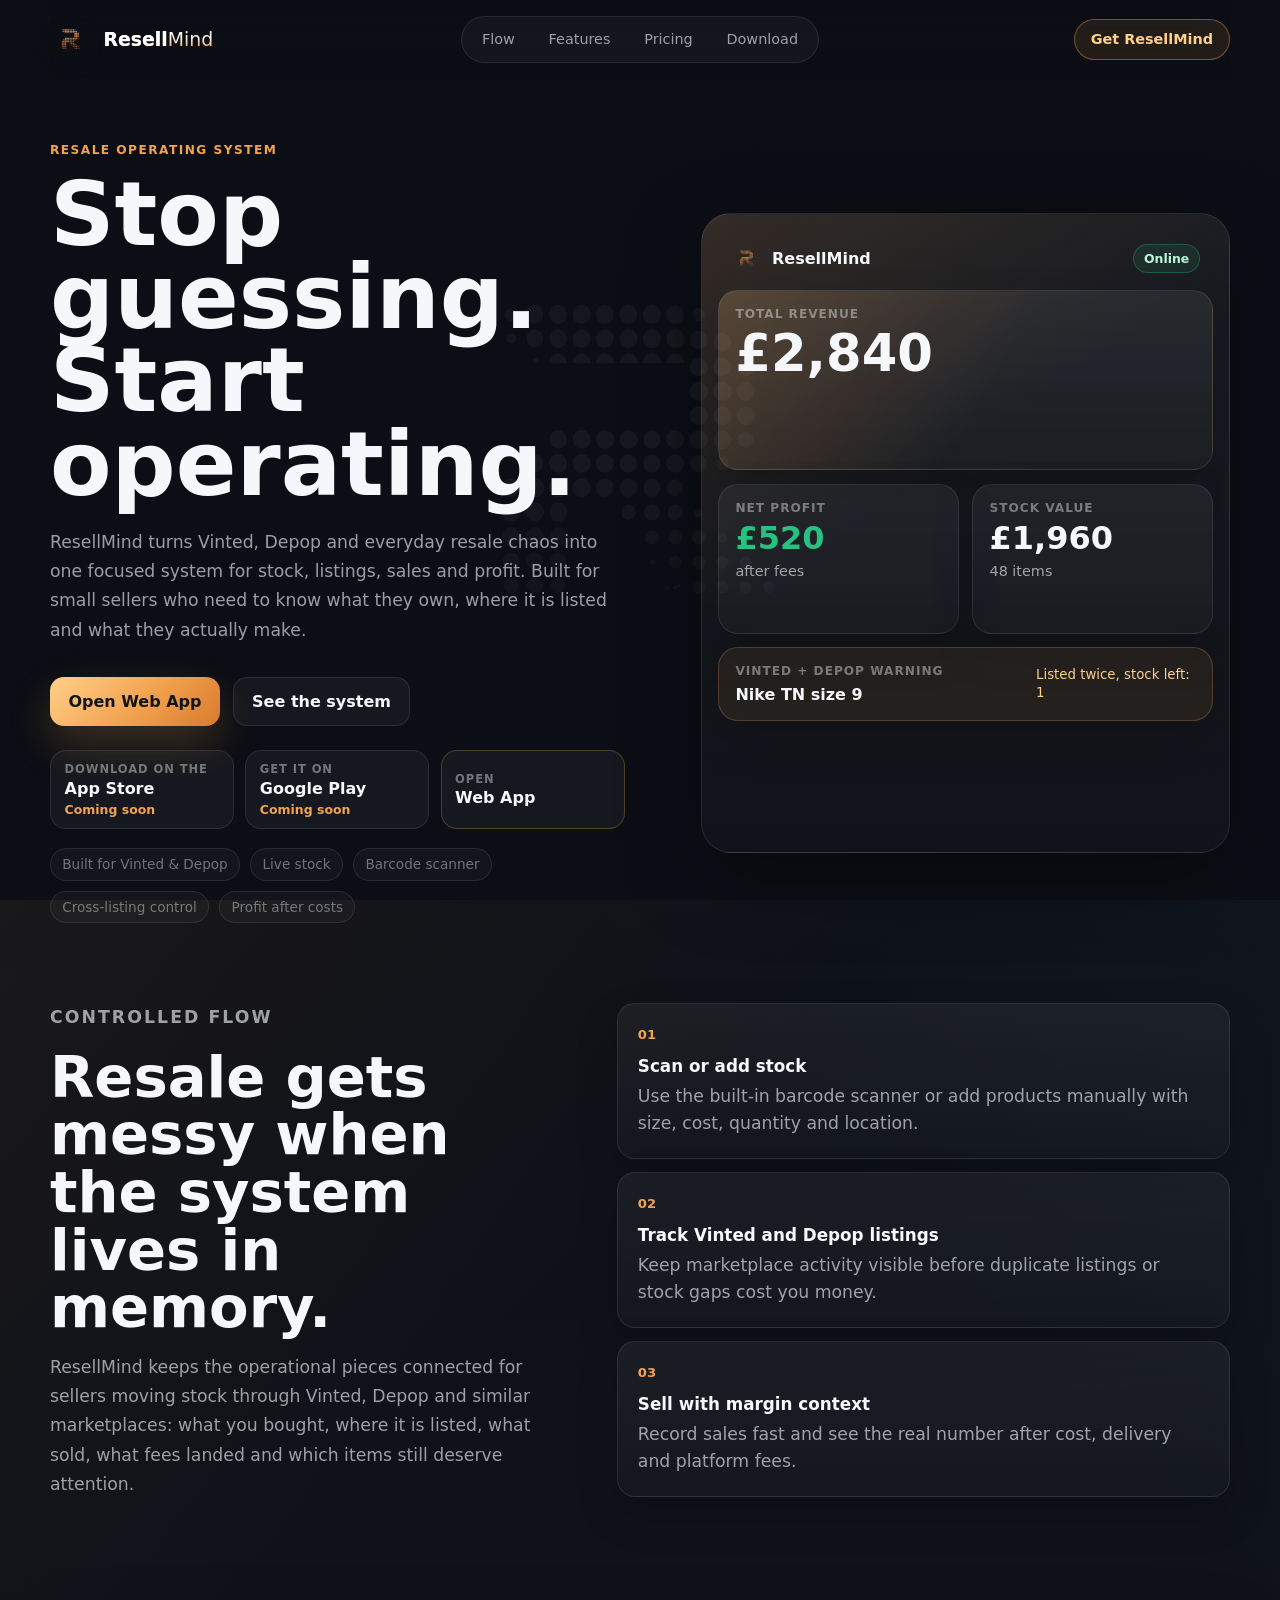
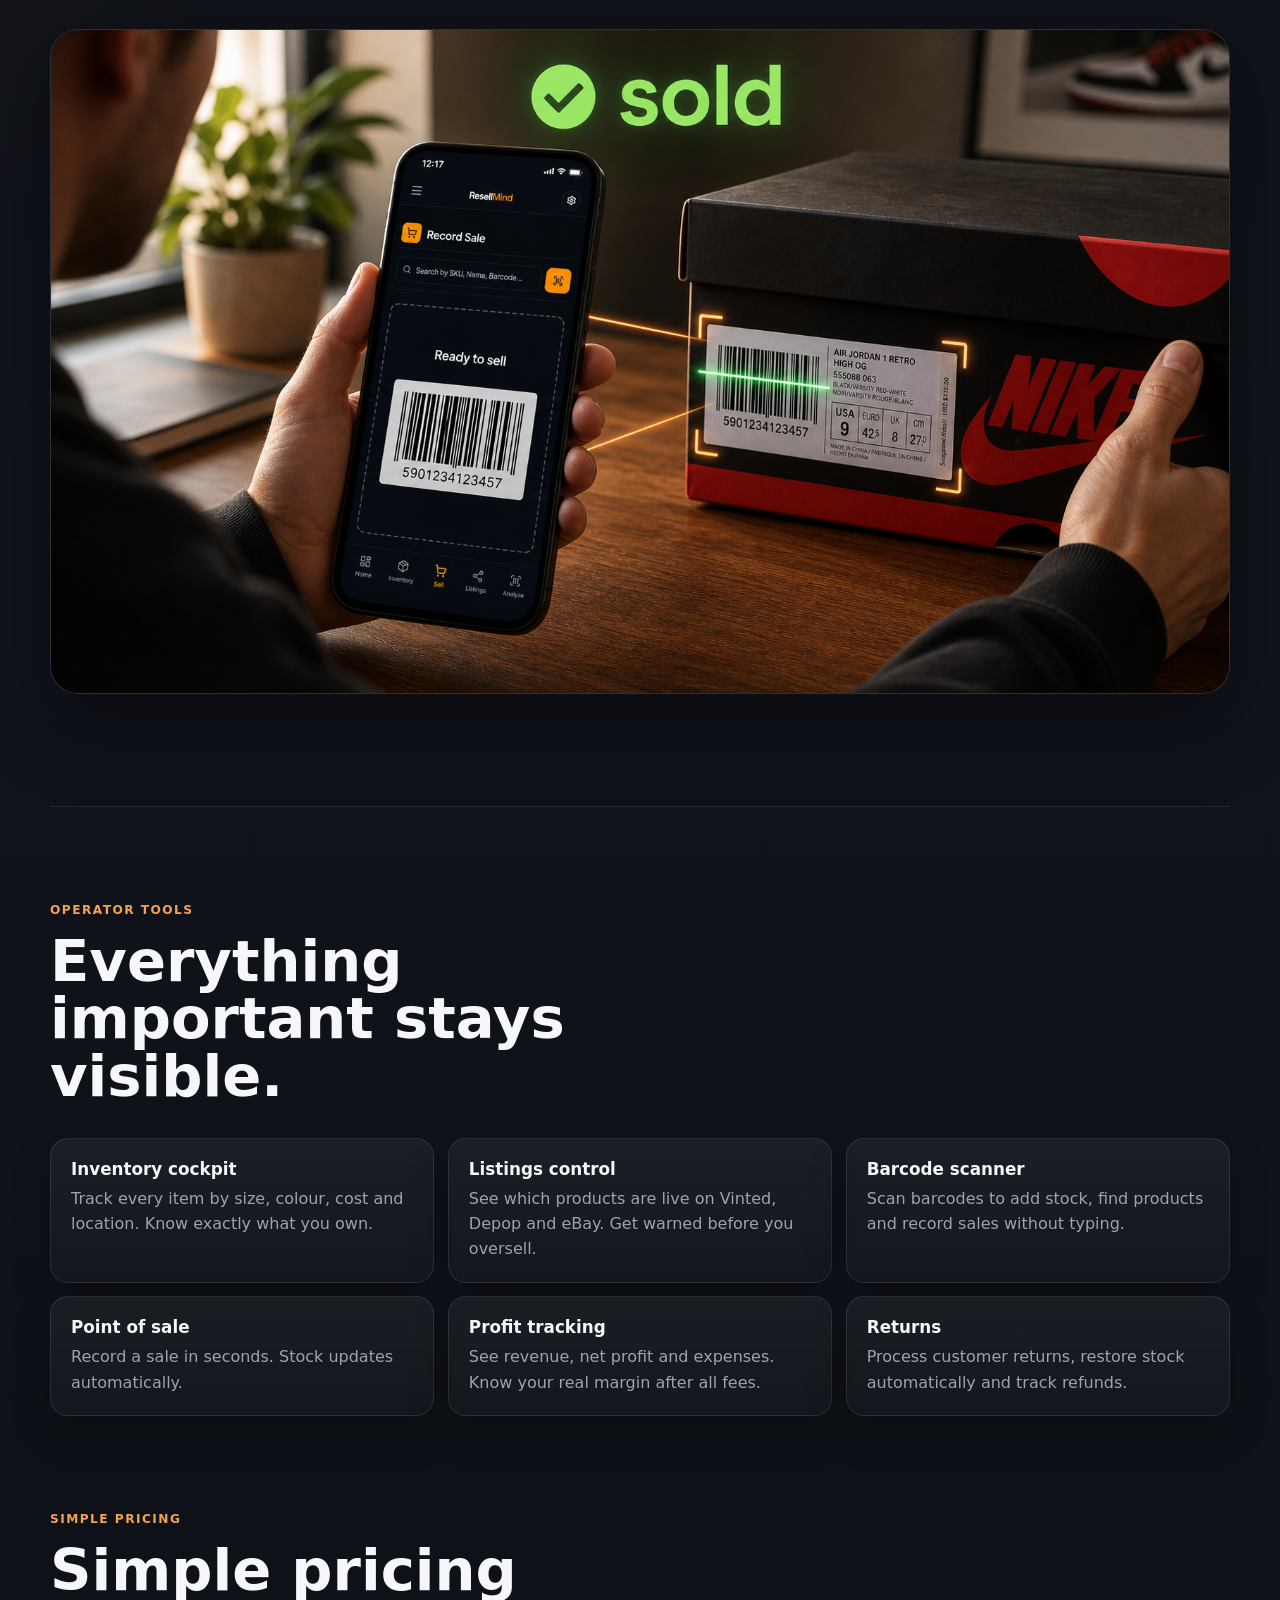
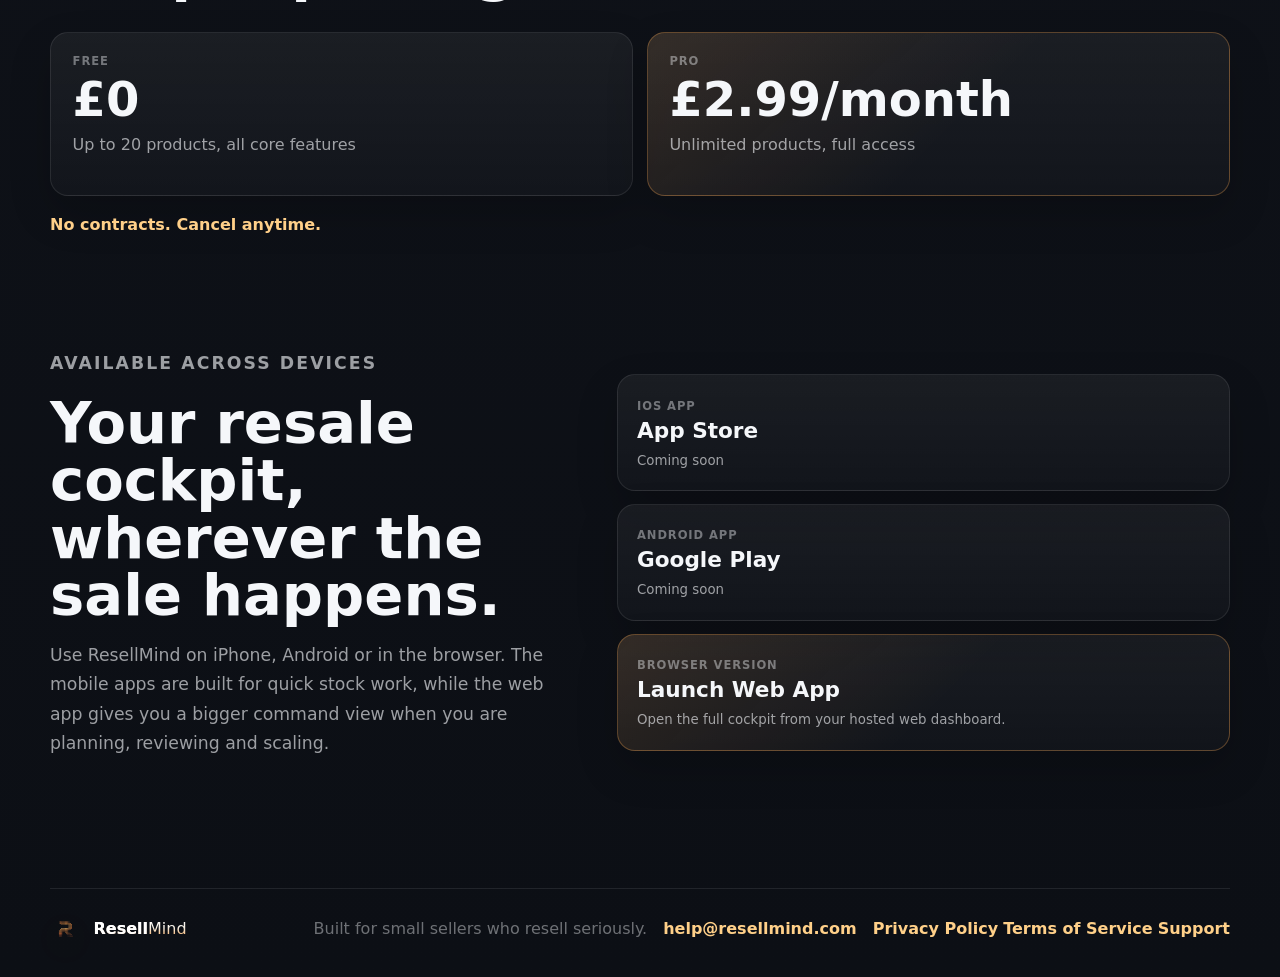
<file: index.html>
<!doctype html>
<html lang="en">
  <head>
    <meta charset="UTF-8" />
    <meta name="viewport" content="width=device-width, initial-scale=1.0" />
    <meta
      name="description"
      content="ResellMind turns resale chaos into one focused system for stock, listings, sales and profit."
    />
    <title>ResellMind | Resale Operating System</title>
    <link rel="icon" href="assets/favicon.png" />
    <link rel="stylesheet" href="styles.css" />
  </head>
  <body>
    <div class="page-watermark" aria-hidden="true"></div>
    <header class="site-header" data-header>
      <a class="brand" href="#top" aria-label="ResellMind home">
        <img src="assets/resellmind-r-logo.png" alt="" />
        <span><strong>Resell</strong>Mind</span>
      </a>

      <nav class="desktop-nav" aria-label="Primary navigation">
        <a href="#flow">Flow</a>
        <a href="#features">Features</a>
        <a href="#pricing">Pricing</a>
        <a href="#download">Download</a>
      </nav>

      <button class="nav-toggle" type="button" aria-label="Open menu" aria-expanded="false" data-nav-toggle>
        <span></span>
        <span></span>
      </button>

      <a class="header-cta" href="#download">Get ResellMind</a>
    </header>

    <nav class="mobile-nav" aria-label="Mobile navigation" data-mobile-nav>
      <a href="#flow">Flow</a>
      <a href="#features">Features</a>
      <a href="#pricing">Pricing</a>
      <a href="#download">Download</a>
    </nav>

    <main id="top">
      <section class="hero section-shell">
        <div class="hero-copy">
          <p class="eyebrow">Resale operating system</p>
          <h1>Stop guessing. Start operating.</h1>
          <p class="hero-text">
            ResellMind turns Vinted, Depop and everyday resale chaos into one focused system for stock,
            listings, sales and profit. Built for small sellers who need to know what they own,
            where it is listed and what they actually make.
          </p>
          <div class="hero-actions">
            <a class="primary-button" href="https://resellmind-prod.web.app">Open Web App</a>
            <a class="secondary-button" href="#flow">See the system</a>
          </div>
          <div class="store-row" aria-label="Download and launch options">
            <span class="store-button disabled" role="button" aria-disabled="true">
              <span>Download on the</span>
              <strong>App Store</strong>
              <small>Coming soon</small>
            </span>
            <span class="store-button disabled" role="button" aria-disabled="true">
              <span>Get it on</span>
              <strong>Google Play</strong>
              <small>Coming soon</small>
            </span>
            <a class="store-button web" href="https://resellmind-prod.web.app" aria-label="Open the web app">
              <span>Open</span>
              <strong>Web App</strong>
            </a>
          </div>
          <div class="proof-row" aria-label="Product highlights">
            <span>Built for Vinted & Depop</span>
            <span>Live stock</span>
            <span>Barcode scanner</span>
            <span>Cross-listing control</span>
            <span>Profit after costs</span>
          </div>
        </div>

        <div class="hero-product" aria-label="ResellMind product preview">
          <div class="device-frame">
            <div class="app-topbar">
              <div class="mini-brand">
                <img src="assets/resellmind-r-logo.png" alt="" />
                <span>ResellMind</span>
              </div>
              <span class="status-pill">Online</span>
            </div>
            <div class="dashboard-grid">
              <article class="metric-card large">
                <span>Total revenue</span>
                <strong>£2,840</strong>
              </article>
              <article class="metric-card profit">
                <span>Net profit</span>
                <strong>£520</strong>
                <em>after fees</em>
              </article>
              <article class="metric-card">
                <span>Stock value</span>
                <strong>£1,960</strong>
                <em>48 items</em>
              </article>
              <article class="alert-card">
                <div>
                  <span>Vinted + Depop warning</span>
                  <strong>Nike TN size 9</strong>
                </div>
                <small>Listed twice, stock left: 1</small>
              </article>
            </div>
          </div>
        </div>
      </section>

      <section class="section-shell split-section" id="flow">
        <div>
          <p class="eyebrow">Controlled flow</p>
          <h2>Resale gets messy when the system lives in memory.</h2>
          <p>
            ResellMind keeps the operational pieces connected for sellers moving stock through Vinted,
            Depop and similar marketplaces: what you bought, where it is listed, what sold,
            what fees landed and which items still deserve attention.
          </p>
        </div>
        <div class="flow-list">
          <article>
            <span>01</span>
            <h3>Scan or add stock</h3>
            <p>Use the built-in barcode scanner or add products manually with size, cost, quantity and location.</p>
          </article>
          <article>
            <span>02</span>
            <h3>Track Vinted and Depop listings</h3>
            <p>Keep marketplace activity visible before duplicate listings or stock gaps cost you money.</p>
          </article>
          <article>
            <span>03</span>
            <h3>Sell with margin context</h3>
            <p>Record sales fast and see the real number after cost, delivery and platform fees.</p>
          </article>
        </div>
      </section>

      <section class="section-shell photo-section" aria-label="ResellMind barcode scanning workflow">
        <div class="landing-photo-card">
          <img
            src="assets/sold.png"
            alt="ResellMind app scanning a sneaker box barcode during a resale workflow"
          />
        </div>
      </section>

      <section class="section-shell feature-section" id="features">
        <div class="section-heading">
          <p class="eyebrow">Operator tools</p>
          <h2>Everything important stays visible.</h2>
        </div>
        <div class="feature-grid">
          <article>
            <h3>Inventory cockpit</h3>
            <p>Track every item by size, colour, cost and location. Know exactly what you own.</p>
          </article>
          <article>
            <h3>Listings control</h3>
            <p>See which products are live on Vinted, Depop and eBay. Get warned before you oversell.</p>
          </article>
          <article>
            <h3>Barcode scanner</h3>
            <p>Scan barcodes to add stock, find products and record sales without typing.</p>
          </article>
          <article>
            <h3>Point of sale</h3>
            <p>Record a sale in seconds. Stock updates automatically.</p>
          </article>
          <article>
            <h3>Profit tracking</h3>
            <p>See revenue, net profit and expenses. Know your real margin after all fees.</p>
          </article>
          <article>
            <h3>Returns</h3>
            <p>Process customer returns, restore stock automatically and track refunds.</p>
          </article>
        </div>
      </section>

      <section class="section-shell pricing-section" id="pricing">
        <div class="section-heading">
          <p class="eyebrow">Simple pricing</p>
          <h2>Simple pricing</h2>
        </div>
        <div class="pricing-grid">
          <article class="pricing-card">
            <span>Free</span>
            <strong>£0</strong>
            <p>Up to 20 products, all core features</p>
          </article>
          <article class="pricing-card featured">
            <span>Pro</span>
            <strong>£2.99/month</strong>
            <p>Unlimited products, full access</p>
          </article>
        </div>
        <p class="pricing-note">No contracts. Cancel anytime.</p>
      </section>

      <section class="section-shell final-cta" id="download">
        <div>
          <p class="eyebrow">Available across devices</p>
          <h2>Your resale cockpit, wherever the sale happens.</h2>
          <p>
            Use ResellMind on iPhone, Android or in the browser. The mobile apps are built for quick stock work,
            while the web app gives you a bigger command view when you are planning, reviewing and scaling.
          </p>
        </div>
        <div class="download-panel">
          <span class="download-card disabled" role="button" aria-disabled="true">
            <span>iOS app</span>
            <strong>App Store</strong>
            <small>Coming soon</small>
          </span>
          <span class="download-card disabled" role="button" aria-disabled="true">
            <span>Android app</span>
            <strong>Google Play</strong>
            <small>Coming soon</small>
          </span>
          <a class="download-card featured" href="https://resellmind-prod.web.app">
            <span>Browser version</span>
            <strong>Launch Web App</strong>
            <small>Open the full cockpit from your hosted web dashboard.</small>
          </a>
        </div>
      </section>
    </main>

    <footer class="site-footer">
      <a class="brand small" href="#top">
        <img src="assets/resellmind-r-logo.png" alt="" />
        <span><strong>Resell</strong>Mind</span>
      </a>
      <div class="footer-info">
        <span>Built for small sellers who resell seriously.</span>
        <a href="mailto:help@resellmind.com">help@resellmind.com</a>
        <div class="footer-links">
          <a href="/privacy.html">Privacy Policy</a>
          <a href="/terms.html">Terms of Service</a>
          <a href="/support.html">Support</a>
        </div>
      </div>
    </footer>

    <script src="script.js"></script>
  </body>
</html>
</file>
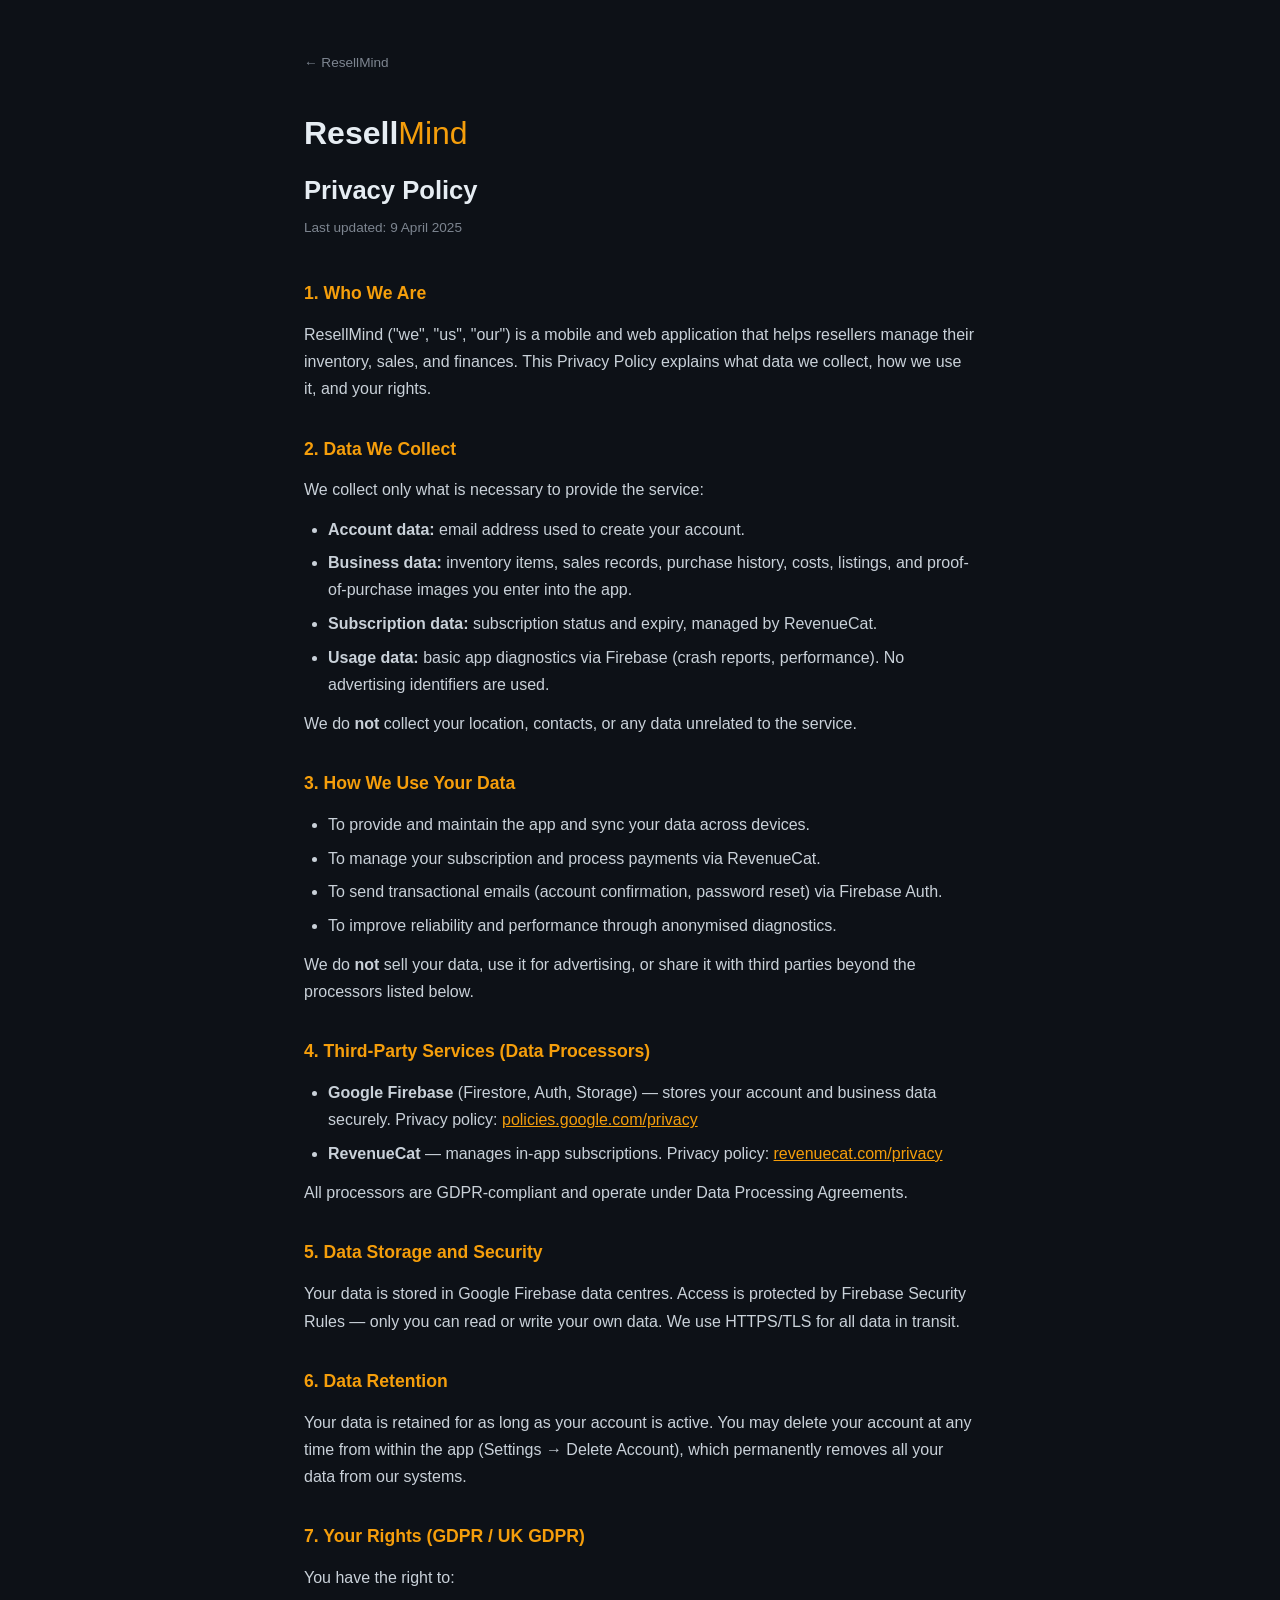
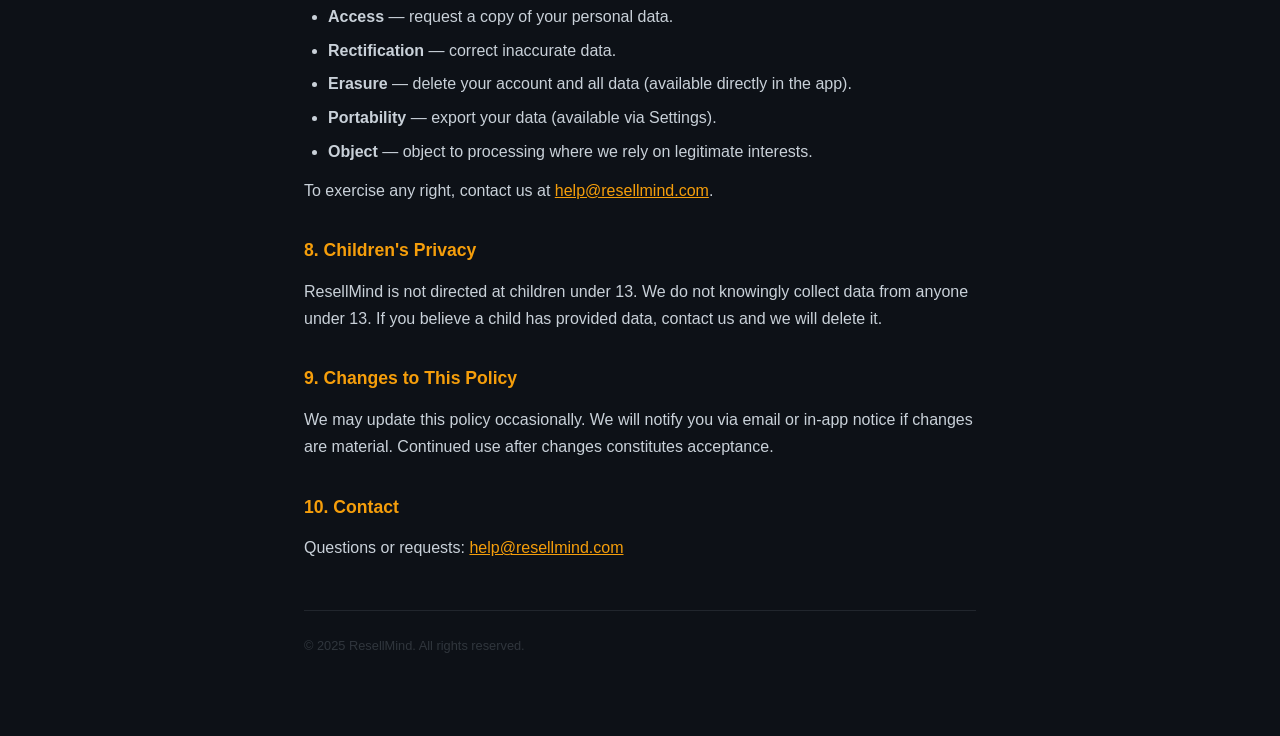
<file: privacy.html>
<!DOCTYPE html>
<html lang="en">
<head>
  <meta charset="UTF-8" />
  <meta name="viewport" content="width=device-width, initial-scale=1.0" />
  <title>Privacy Policy – ResellMind</title>
  <style>
    * { margin: 0; padding: 0; box-sizing: border-box; }
    body { font-family: -apple-system, BlinkMacSystemFont, 'Segoe UI', sans-serif; background: #0D1117; color: #E6EDF3; line-height: 1.7; }
    .container { max-width: 720px; margin: 0 auto; padding: 3rem 1.5rem 5rem; }
    .back { display: inline-block; color: #7D8590; text-decoration: none; font-size: 0.85rem; margin-bottom: 2rem; }
    .back:hover { color: #f59e0b; }
    h1 { font-size: 2rem; font-weight: 700; margin-bottom: 0.25rem; }
    h1 span { color: #f59e0b; font-weight: 300; }
    .meta { color: #7D8590; font-size: 0.85rem; margin-bottom: 2.5rem; }
    h2 { font-size: 1.1rem; font-weight: 600; color: #f59e0b; margin: 2rem 0 0.75rem; }
    p { color: #C9D1D9; margin-bottom: 0.75rem; }
    ul { color: #C9D1D9; padding-left: 1.5rem; margin-bottom: 0.75rem; }
    li { margin-bottom: 0.4rem; }
    a { color: #f59e0b; }
    .footer { margin-top: 3rem; padding-top: 1.5rem; border-top: 1px solid #21262D; color: #30363D; font-size: 0.8rem; }
  </style>
</head>
<body>
  <div class="container">
    <a class="back" href="index.html">← ResellMind</a>
    <h1>Resell<span>Mind</span></h1>
    <h1 style="font-size:1.6rem;color:#E6EDF3;font-weight:600;margin-top:0.5rem;">Privacy Policy</h1>
    <div class="meta">Last updated: 9 April 2025</div>

    <h2>1. Who We Are</h2>
    <p>ResellMind ("we", "us", "our") is a mobile and web application that helps resellers manage their inventory, sales, and finances. This Privacy Policy explains what data we collect, how we use it, and your rights.</p>

    <h2>2. Data We Collect</h2>
    <p>We collect only what is necessary to provide the service:</p>
    <ul>
      <li><strong>Account data:</strong> email address used to create your account.</li>
      <li><strong>Business data:</strong> inventory items, sales records, purchase history, costs, listings, and proof-of-purchase images you enter into the app.</li>
      <li><strong>Subscription data:</strong> subscription status and expiry, managed by RevenueCat.</li>
      <li><strong>Usage data:</strong> basic app diagnostics via Firebase (crash reports, performance). No advertising identifiers are used.</li>
    </ul>
    <p>We do <strong>not</strong> collect your location, contacts, or any data unrelated to the service.</p>

    <h2>3. How We Use Your Data</h2>
    <ul>
      <li>To provide and maintain the app and sync your data across devices.</li>
      <li>To manage your subscription and process payments via RevenueCat.</li>
      <li>To send transactional emails (account confirmation, password reset) via Firebase Auth.</li>
      <li>To improve reliability and performance through anonymised diagnostics.</li>
    </ul>
    <p>We do <strong>not</strong> sell your data, use it for advertising, or share it with third parties beyond the processors listed below.</p>

    <h2>4. Third-Party Services (Data Processors)</h2>
    <ul>
      <li><strong>Google Firebase</strong> (Firestore, Auth, Storage) — stores your account and business data securely. Privacy policy: <a href="https://policies.google.com/privacy" target="_blank">policies.google.com/privacy</a></li>
      <li><strong>RevenueCat</strong> — manages in-app subscriptions. Privacy policy: <a href="https://www.revenuecat.com/privacy" target="_blank">revenuecat.com/privacy</a></li>
    </ul>
    <p>All processors are GDPR-compliant and operate under Data Processing Agreements.</p>

    <h2>5. Data Storage and Security</h2>
    <p>Your data is stored in Google Firebase data centres. Access is protected by Firebase Security Rules — only you can read or write your own data. We use HTTPS/TLS for all data in transit.</p>

    <h2>6. Data Retention</h2>
    <p>Your data is retained for as long as your account is active. You may delete your account at any time from within the app (Settings → Delete Account), which permanently removes all your data from our systems.</p>

    <h2>7. Your Rights (GDPR / UK GDPR)</h2>
    <p>You have the right to:</p>
    <ul>
      <li><strong>Access</strong> — request a copy of your personal data.</li>
      <li><strong>Rectification</strong> — correct inaccurate data.</li>
      <li><strong>Erasure</strong> — delete your account and all data (available directly in the app).</li>
      <li><strong>Portability</strong> — export your data (available via Settings).</li>
      <li><strong>Object</strong> — object to processing where we rely on legitimate interests.</li>
    </ul>
    <p>To exercise any right, contact us at <a href="mailto:help@resellmind.com">help@resellmind.com</a>.</p>

    <h2>8. Children's Privacy</h2>
    <p>ResellMind is not directed at children under 13. We do not knowingly collect data from anyone under 13. If you believe a child has provided data, contact us and we will delete it.</p>

    <h2>9. Changes to This Policy</h2>
    <p>We may update this policy occasionally. We will notify you via email or in-app notice if changes are material. Continued use after changes constitutes acceptance.</p>

    <h2>10. Contact</h2>
    <p>Questions or requests: <a href="mailto:help@resellmind.com">help@resellmind.com</a></p>

    <div class="footer">© 2025 ResellMind. All rights reserved.</div>
  </div>
</body>
</html>
</file>
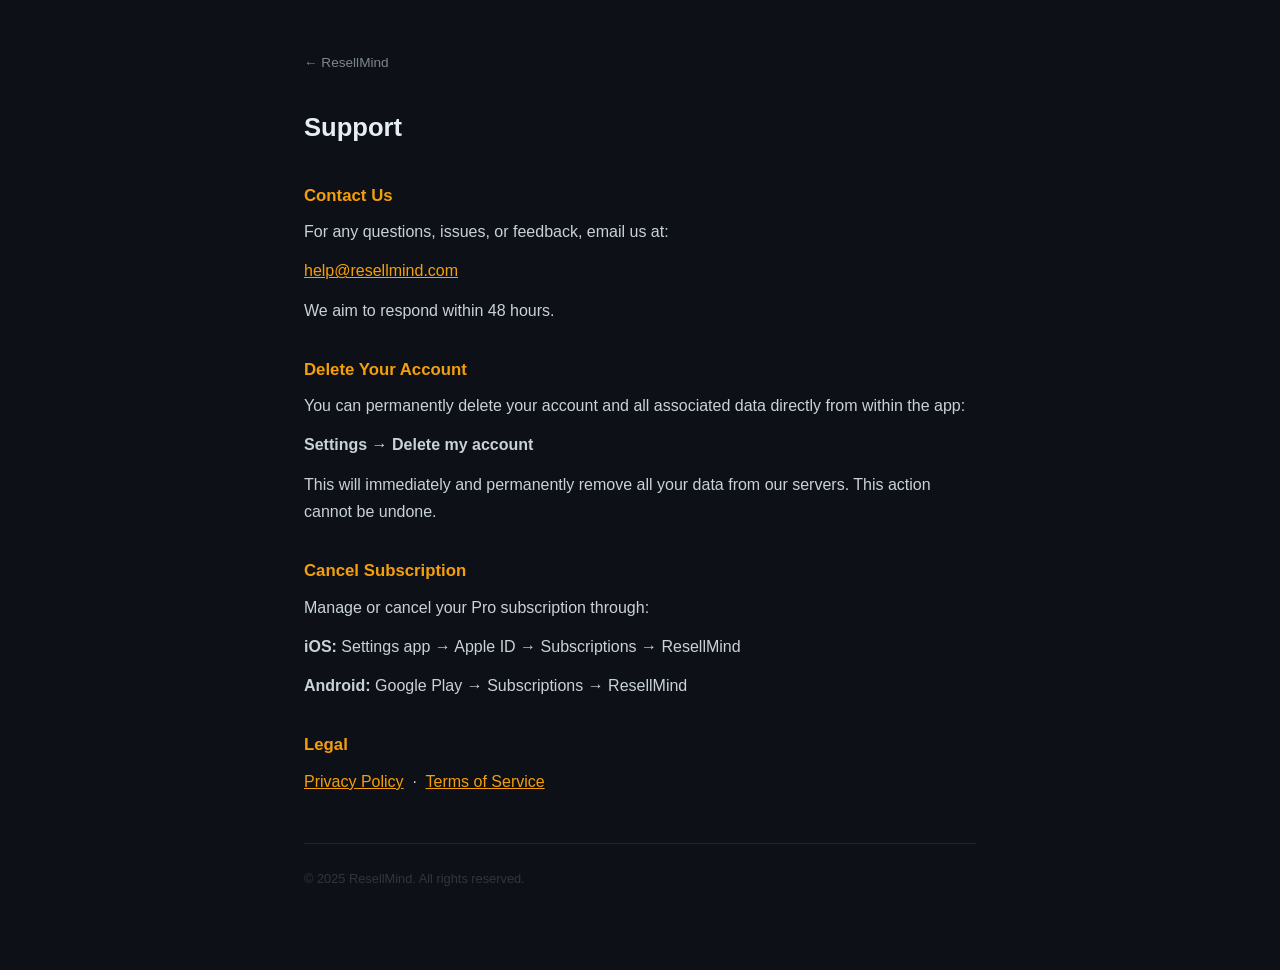
<file: support.html>
<!DOCTYPE html>
<html lang="en">
<head>
  <meta charset="UTF-8" />
  <meta name="viewport" content="width=device-width, initial-scale=1.0" />
  <title>Support – ResellMind</title>
  <style>
    * { margin: 0; padding: 0; box-sizing: border-box; }
    body { font-family: -apple-system, BlinkMacSystemFont, 'Segoe UI', sans-serif; background: #0D1117; color: #E6EDF3; line-height: 1.7; }
    .container { max-width: 720px; margin: 0 auto; padding: 3rem 1.5rem 5rem; }
    .back { display: inline-block; color: #7D8590; text-decoration: none; font-size: 0.85rem; margin-bottom: 2rem; }
    .back:hover { color: #f59e0b; }
    h1 { font-size: 1.6rem; font-weight: 600; margin-bottom: 2rem; }
    h2 { font-size: 1.05rem; font-weight: 600; color: #f59e0b; margin: 2rem 0 0.5rem; }
    p { color: #C9D1D9; margin-bottom: 0.75rem; }
    a { color: #f59e0b; }
    .card { background: #161B22; border: 1px solid #30363D; border-radius: 12px; padding: 1.5rem; margin-top: 2rem; }
    .footer { margin-top: 3rem; padding-top: 1.5rem; border-top: 1px solid #21262D; color: #30363D; font-size: 0.8rem; }
  </style>
</head>
<body>
  <div class="container">
    <a class="back" href="index.html">← ResellMind</a>
    <h1>Support</h1>

    <h2>Contact Us</h2>
    <p>For any questions, issues, or feedback, email us at:</p>
    <p><a href="mailto:help@resellmind.com">help@resellmind.com</a></p>
    <p>We aim to respond within 48 hours.</p>

    <h2>Delete Your Account</h2>
    <p>You can permanently delete your account and all associated data directly from within the app:</p>
    <p><strong>Settings → Delete my account</strong></p>
    <p>This will immediately and permanently remove all your data from our servers. This action cannot be undone.</p>

    <h2>Cancel Subscription</h2>
    <p>Manage or cancel your Pro subscription through:</p>
    <p><strong>iOS:</strong> Settings app → Apple ID → Subscriptions → ResellMind</p>
    <p><strong>Android:</strong> Google Play → Subscriptions → ResellMind</p>

    <h2>Legal</h2>
    <p>
      <a href="privacy.html">Privacy Policy</a> &nbsp;·&nbsp;
      <a href="terms.html">Terms of Service</a>
    </p>

    <div class="footer">© 2025 ResellMind. All rights reserved.</div>
  </div>
</body>
</html>
</file>
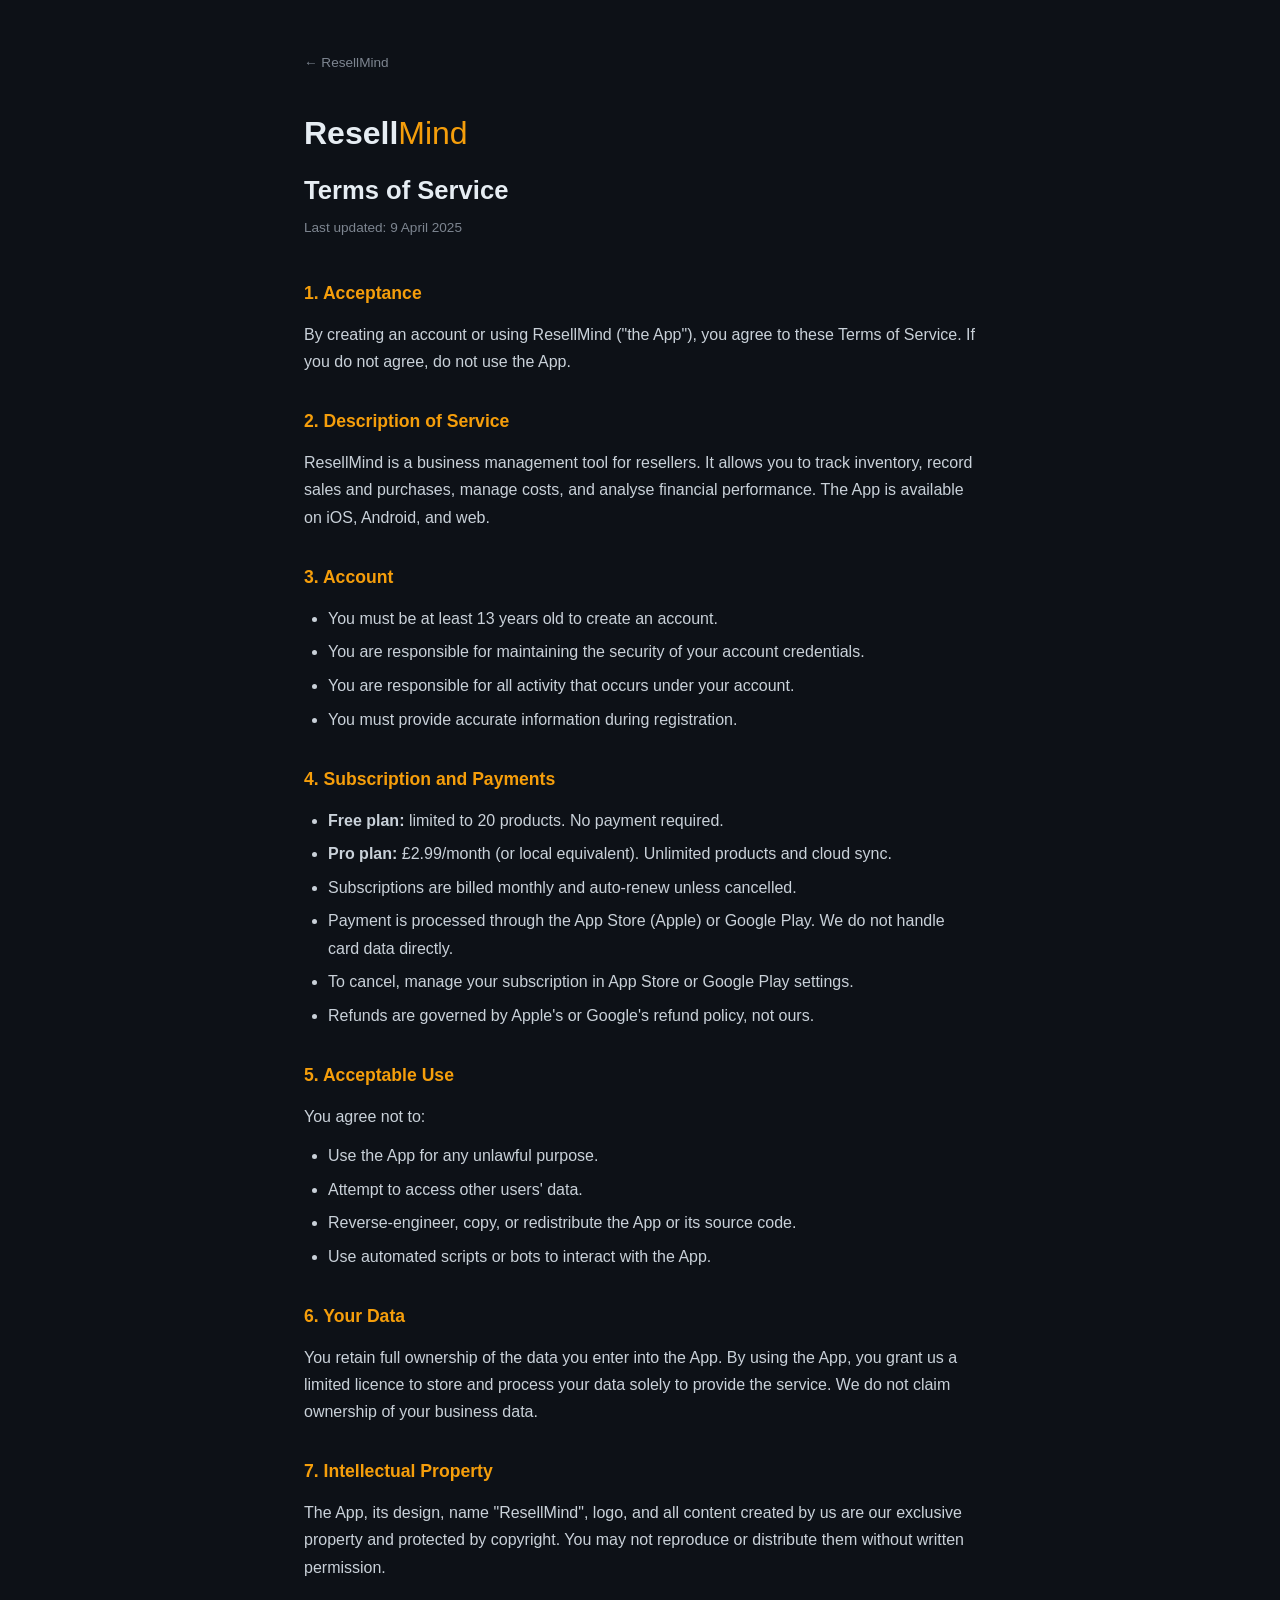
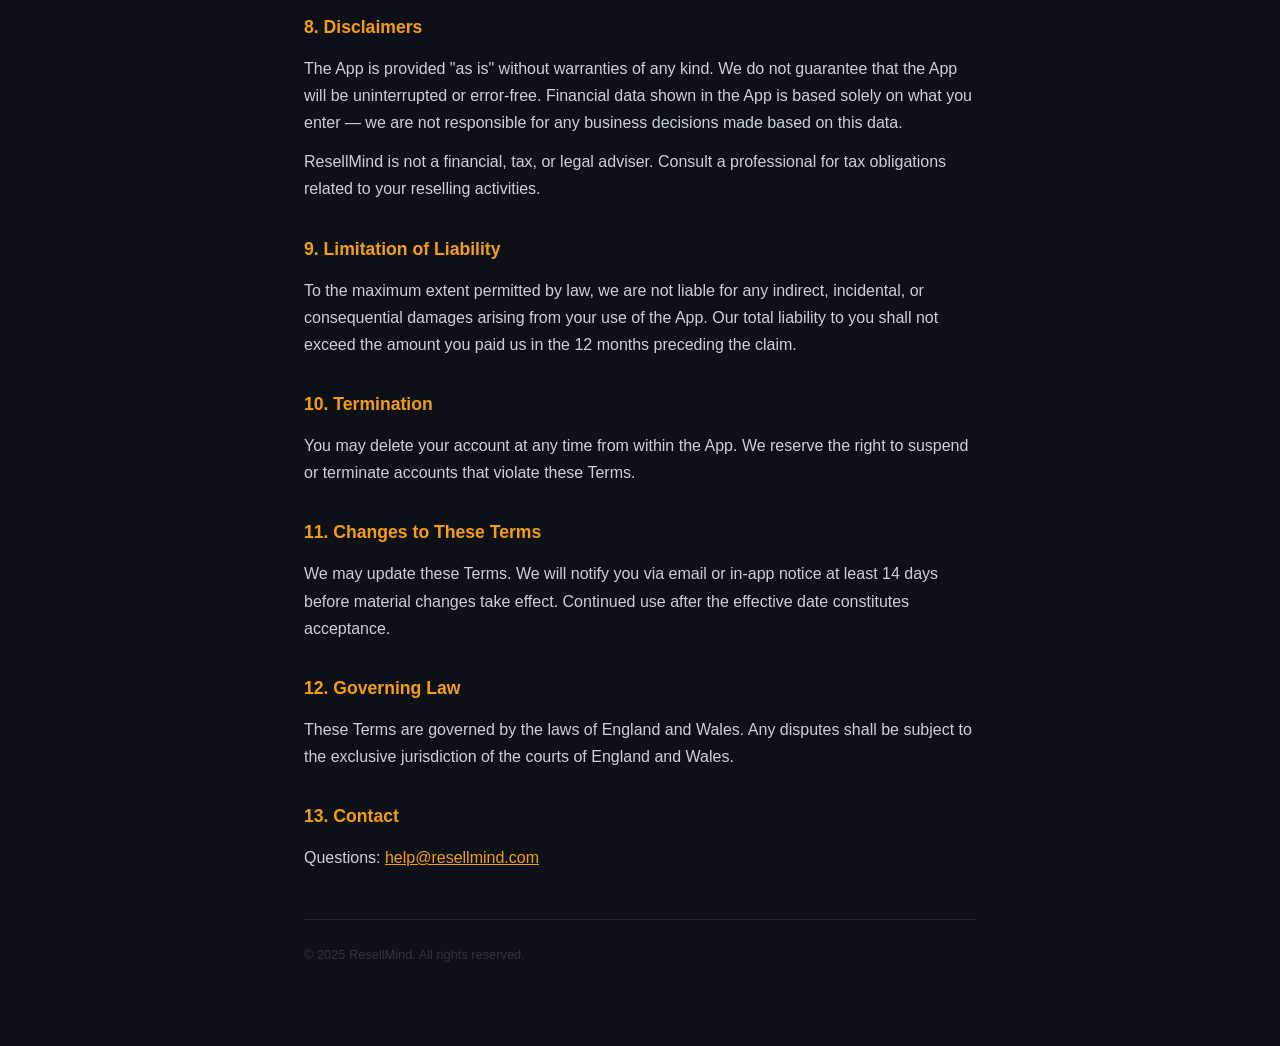
<file: terms.html>
<!DOCTYPE html>
<html lang="en">
<head>
  <meta charset="UTF-8" />
  <meta name="viewport" content="width=device-width, initial-scale=1.0" />
  <title>Terms of Service – ResellMind</title>
  <style>
    * { margin: 0; padding: 0; box-sizing: border-box; }
    body { font-family: -apple-system, BlinkMacSystemFont, 'Segoe UI', sans-serif; background: #0D1117; color: #E6EDF3; line-height: 1.7; }
    .container { max-width: 720px; margin: 0 auto; padding: 3rem 1.5rem 5rem; }
    .back { display: inline-block; color: #7D8590; text-decoration: none; font-size: 0.85rem; margin-bottom: 2rem; }
    .back:hover { color: #f59e0b; }
    h1 { font-size: 2rem; font-weight: 700; margin-bottom: 0.25rem; }
    h1 span { color: #f59e0b; font-weight: 300; }
    .meta { color: #7D8590; font-size: 0.85rem; margin-bottom: 2.5rem; }
    h2 { font-size: 1.1rem; font-weight: 600; color: #f59e0b; margin: 2rem 0 0.75rem; }
    p { color: #C9D1D9; margin-bottom: 0.75rem; }
    ul { color: #C9D1D9; padding-left: 1.5rem; margin-bottom: 0.75rem; }
    li { margin-bottom: 0.4rem; }
    a { color: #f59e0b; }
    .footer { margin-top: 3rem; padding-top: 1.5rem; border-top: 1px solid #21262D; color: #30363D; font-size: 0.8rem; }
  </style>
</head>
<body>
  <div class="container">
    <a class="back" href="index.html">← ResellMind</a>
    <h1>Resell<span>Mind</span></h1>
    <h1 style="font-size:1.6rem;color:#E6EDF3;font-weight:600;margin-top:0.5rem;">Terms of Service</h1>
    <div class="meta">Last updated: 9 April 2025</div>

    <h2>1. Acceptance</h2>
    <p>By creating an account or using ResellMind ("the App"), you agree to these Terms of Service. If you do not agree, do not use the App.</p>

    <h2>2. Description of Service</h2>
    <p>ResellMind is a business management tool for resellers. It allows you to track inventory, record sales and purchases, manage costs, and analyse financial performance. The App is available on iOS, Android, and web.</p>

    <h2>3. Account</h2>
    <ul>
      <li>You must be at least 13 years old to create an account.</li>
      <li>You are responsible for maintaining the security of your account credentials.</li>
      <li>You are responsible for all activity that occurs under your account.</li>
      <li>You must provide accurate information during registration.</li>
    </ul>

    <h2>4. Subscription and Payments</h2>
    <ul>
      <li><strong>Free plan:</strong> limited to 20 products. No payment required.</li>
      <li><strong>Pro plan:</strong> £2.99/month (or local equivalent). Unlimited products and cloud sync.</li>
      <li>Subscriptions are billed monthly and auto-renew unless cancelled.</li>
      <li>Payment is processed through the App Store (Apple) or Google Play. We do not handle card data directly.</li>
      <li>To cancel, manage your subscription in App Store or Google Play settings.</li>
      <li>Refunds are governed by Apple's or Google's refund policy, not ours.</li>
    </ul>

    <h2>5. Acceptable Use</h2>
    <p>You agree not to:</p>
    <ul>
      <li>Use the App for any unlawful purpose.</li>
      <li>Attempt to access other users' data.</li>
      <li>Reverse-engineer, copy, or redistribute the App or its source code.</li>
      <li>Use automated scripts or bots to interact with the App.</li>
    </ul>

    <h2>6. Your Data</h2>
    <p>You retain full ownership of the data you enter into the App. By using the App, you grant us a limited licence to store and process your data solely to provide the service. We do not claim ownership of your business data.</p>

    <h2>7. Intellectual Property</h2>
    <p>The App, its design, name "ResellMind", logo, and all content created by us are our exclusive property and protected by copyright. You may not reproduce or distribute them without written permission.</p>

    <h2>8. Disclaimers</h2>
    <p>The App is provided "as is" without warranties of any kind. We do not guarantee that the App will be uninterrupted or error-free. Financial data shown in the App is based solely on what you enter — we are not responsible for any business decisions made based on this data.</p>
    <p>ResellMind is not a financial, tax, or legal adviser. Consult a professional for tax obligations related to your reselling activities.</p>

    <h2>9. Limitation of Liability</h2>
    <p>To the maximum extent permitted by law, we are not liable for any indirect, incidental, or consequential damages arising from your use of the App. Our total liability to you shall not exceed the amount you paid us in the 12 months preceding the claim.</p>

    <h2>10. Termination</h2>
    <p>You may delete your account at any time from within the App. We reserve the right to suspend or terminate accounts that violate these Terms.</p>

    <h2>11. Changes to These Terms</h2>
    <p>We may update these Terms. We will notify you via email or in-app notice at least 14 days before material changes take effect. Continued use after the effective date constitutes acceptance.</p>

    <h2>12. Governing Law</h2>
    <p>These Terms are governed by the laws of England and Wales. Any disputes shall be subject to the exclusive jurisdiction of the courts of England and Wales.</p>

    <h2>13. Contact</h2>
    <p>Questions: <a href="mailto:help@resellmind.com">help@resellmind.com</a></p>

    <div class="footer">© 2025 ResellMind. All rights reserved.</div>
  </div>
</body>
</html>
</file>
<file: styles.css>
:root {
  --bg: #0b0e14;
  --bg-2: #10131a;
  --panel: #171b23;
  --panel-2: #202735;
  --line: rgba(255, 255, 255, 0.09);
  --text: #f5f7fa;
  --muted: rgba(245, 247, 250, 0.62);
  --soft: rgba(245, 247, 250, 0.42);
  --amber: #f3a24f;
  --amber-2: #d87a2c;
  --gold: #ffd089;
  --green: #27c281;
  --red: #f15a5a;
  --blue: #5fa8ff;
  --shadow: 0 24px 80px rgba(0, 0, 0, 0.34);
}

* {
  box-sizing: border-box;
}

html {
  scroll-behavior: smooth;
}

body {
  margin: 0;
  font-family: Inter, ui-sans-serif, system-ui, -apple-system, BlinkMacSystemFont, "Segoe UI", sans-serif;
  color: var(--text);
  background:
    linear-gradient(135deg, rgba(243, 162, 79, 0.1), transparent 34%),
    linear-gradient(225deg, rgba(95, 168, 255, 0.07), transparent 30%),
    linear-gradient(180deg, #0b0e14 0%, #10131a 48%, #0c0f15 100%);
}

body::before {
  content: "";
  position: fixed;
  inset: 0;
  z-index: -2;
  background: #0b0e14;
}

.page-watermark {
  position: fixed;
  left: 50%;
  top: 50%;
  z-index: 0;
  width: min(620px, 62vw);
  aspect-ratio: 1;
  background: url("assets/resellmind-r-logo.png") center / contain no-repeat;
  opacity: 0.045;
  filter: grayscale(1) brightness(1.5);
  transform: translate(-50%, -50%);
  pointer-events: none;
}

header,
main,
footer {
  position: relative;
  z-index: 1;
}

a {
  color: inherit;
  text-decoration: none;
}

button,
input {
  font: inherit;
}

.site-header {
  position: sticky;
  top: 0;
  z-index: 20;
  display: grid;
  grid-template-columns: 1fr auto 1fr;
  align-items: center;
  gap: 1rem;
  width: min(1180px, calc(100% - 32px));
  margin: 0 auto;
  padding: 1rem 0;
  backdrop-filter: blur(18px);
}

.site-header::before {
  content: "";
  position: absolute;
  inset: 0 -16px;
  z-index: -1;
  border-bottom: 1px solid transparent;
  transition: border-color 180ms ease, background 180ms ease;
}

.site-header.is-scrolled::before {
  border-color: var(--line);
  background: rgba(11, 14, 20, 0.8);
}

.brand {
  display: inline-flex;
  align-items: center;
  gap: 0.72rem;
  width: fit-content;
  font-size: 1.18rem;
  font-weight: 500;
  letter-spacing: 0;
}

.brand img {
  width: 42px;
  height: 42px;
  object-fit: contain;
  filter: drop-shadow(0 10px 18px rgba(243, 162, 79, 0.24));
}

.brand span span,
.brand > span {
  background: linear-gradient(180deg, #ffffff 0%, #f6f0e6 45%, #f3a24f 100%);
  -webkit-background-clip: text;
  background-clip: text;
  color: transparent;
}

.brand strong {
  color: #fff;
  -webkit-text-fill-color: #fff;
}

.desktop-nav {
  display: flex;
  align-items: center;
  gap: 0.35rem;
  padding: 0.35rem;
  border: 1px solid var(--line);
  border-radius: 999px;
  background: rgba(255, 255, 255, 0.035);
}

.desktop-nav a {
  padding: 0.55rem 0.88rem;
  border-radius: 999px;
  color: var(--muted);
  font-size: 0.9rem;
  transition: color 160ms ease, background 160ms ease;
}

.desktop-nav a:hover {
  color: var(--text);
  background: rgba(255, 255, 255, 0.06);
}

.header-cta {
  justify-self: end;
  padding: 0.72rem 1rem;
  border: 1px solid rgba(243, 162, 79, 0.42);
  border-radius: 999px;
  color: var(--gold);
  background: rgba(243, 162, 79, 0.1);
  font-size: 0.9rem;
  font-weight: 700;
}

.nav-toggle,
.mobile-nav {
  display: none;
}

.section-shell {
  width: min(1180px, calc(100% - 32px));
  margin: 0 auto;
}

.hero {
  display: grid;
  grid-template-columns: minmax(0, 1fr) minmax(360px, 0.92fr);
  gap: clamp(2rem, 6vw, 5.2rem);
  align-items: center;
  min-height: calc(100vh - 78px);
  padding: 4rem 0 5rem;
}

.eyebrow {
  margin: 0 0 1rem;
  color: var(--amber);
  font-size: 0.76rem;
  font-weight: 800;
  letter-spacing: 0.12em;
  text-transform: uppercase;
}

h1,
h2,
h3,
p {
  margin-top: 0;
}

h1 {
  max-width: 760px;
  margin-bottom: 1.35rem;
  font-size: clamp(3rem, 7vw, 6.4rem);
  line-height: 0.93;
  letter-spacing: 0;
}

h2 {
  margin-bottom: 1rem;
  font-size: clamp(2.1rem, 4.5vw, 4rem);
  line-height: 1;
  letter-spacing: 0;
}

h3 {
  margin-bottom: 0.45rem;
  font-size: 1.05rem;
}

.hero-text,
.split-section p,
.final-cta p {
  color: var(--muted);
  font-size: 1.08rem;
  line-height: 1.7;
}

.hero-text {
  max-width: 690px;
}

.hero-actions {
  display: flex;
  flex-wrap: wrap;
  gap: 0.8rem;
  margin: 2rem 0 1.5rem;
}

.primary-button,
.secondary-button {
  display: inline-flex;
  align-items: center;
  justify-content: center;
  min-height: 48px;
  padding: 0.86rem 1.15rem;
  border-radius: 14px;
  font-weight: 800;
  transition: transform 160ms ease, filter 160ms ease, border-color 160ms ease;
}

.primary-button {
  border: 0;
  color: #11151e;
  background: linear-gradient(135deg, var(--gold), var(--amber) 54%, var(--amber-2));
  box-shadow: 0 18px 42px rgba(243, 162, 79, 0.22);
}

.secondary-button {
  border: 1px solid var(--line);
  color: var(--text);
  background: rgba(255, 255, 255, 0.045);
}

.primary-button:hover,
.secondary-button:hover {
  transform: translateY(-1px);
  filter: brightness(1.06);
}

.proof-row {
  display: flex;
  flex-wrap: wrap;
  gap: 0.65rem;
}

.store-row {
  display: grid;
  grid-template-columns: repeat(3, minmax(0, 1fr));
  gap: 0.7rem;
  max-width: 620px;
  margin-bottom: 1.2rem;
}

.store-button {
  display: flex;
  flex-direction: column;
  justify-content: center;
  min-height: 62px;
  padding: 0.72rem 0.85rem;
  border: 1px solid var(--line);
  border-radius: 16px;
  background: rgba(255, 255, 255, 0.045);
  transition: border-color 160ms ease, background 160ms ease, transform 160ms ease;
}

.store-button:hover {
  transform: translateY(-1px);
  border-color: rgba(243, 162, 79, 0.38);
  background: rgba(243, 162, 79, 0.08);
}

.store-button.disabled {
  cursor: default;
}

.store-button.disabled:hover {
  transform: none;
  border-color: var(--line);
  background: rgba(255, 255, 255, 0.045);
}

.store-button span,
.download-card span {
  color: var(--soft);
  font-size: 0.72rem;
  font-weight: 800;
  letter-spacing: 0.08em;
  text-transform: uppercase;
}

.store-button strong {
  margin-top: 0.15rem;
  font-size: 1rem;
}

.store-button small {
  margin-top: 0.25rem;
  color: var(--amber);
  font-size: 0.78rem;
  font-weight: 800;
}

.store-button.web {
  border-color: rgba(243, 162, 79, 0.28);
}

.proof-row span {
  padding: 0.45rem 0.7rem;
  border: 1px solid var(--line);
  border-radius: 999px;
  color: var(--soft);
  background: rgba(255, 255, 255, 0.03);
  font-size: 0.85rem;
}

.hero-product {
  position: relative;
}

.device-frame {
  position: relative;
  overflow: hidden;
  min-height: 640px;
  padding: 1rem;
  border: 1px solid var(--line);
  border-radius: 30px;
  background:
    linear-gradient(145deg, rgba(243, 162, 79, 0.12), transparent 42%),
    linear-gradient(180deg, rgba(255, 255, 255, 0.06), rgba(255, 255, 255, 0.025));
  box-shadow: var(--shadow);
}

.app-topbar,
.mini-brand,
.alert-card,
.site-footer {
  display: flex;
  align-items: center;
}

.app-topbar {
  justify-content: space-between;
  padding: 0.75rem 0.8rem 1rem;
}

.mini-brand {
  gap: 0.55rem;
  font-weight: 800;
}

.mini-brand img {
  width: 32px;
  height: 32px;
}

.status-pill {
  padding: 0.38rem 0.62rem;
  border: 1px solid rgba(39, 194, 129, 0.3);
  border-radius: 999px;
  color: #b7f8d9;
  background: rgba(39, 194, 129, 0.1);
  font-size: 0.78rem;
  font-weight: 800;
}

.dashboard-grid {
  display: grid;
  grid-template-columns: 1fr 1fr;
  gap: 0.85rem;
}

.metric-card,
.alert-card,
.flow-list article,
.feature-grid article,
.pricing-card,
.download-card {
  border: 1px solid var(--line);
  background: linear-gradient(180deg, rgba(255, 255, 255, 0.055), rgba(255, 255, 255, 0.025));
  box-shadow: 0 18px 42px rgba(0, 0, 0, 0.18);
}

.metric-card {
  min-height: 150px;
  padding: 1rem;
  border-radius: 20px;
}

.metric-card.large {
  grid-column: span 2;
  min-height: 180px;
  background:
    linear-gradient(120deg, rgba(243, 162, 79, 0.16), transparent 55%),
    linear-gradient(180deg, rgba(255, 255, 255, 0.065), rgba(255, 255, 255, 0.025));
}

.metric-card span,
.alert-card span {
  display: block;
  margin-bottom: 0.45rem;
  color: var(--soft);
  font-size: 0.76rem;
  font-weight: 800;
  letter-spacing: 0.08em;
  text-transform: uppercase;
}

.metric-card strong {
  display: block;
  margin-bottom: 0.45rem;
  font-size: 2rem;
  line-height: 1;
}

.metric-card.large strong {
  font-size: 3.2rem;
}

.metric-card em {
  color: var(--muted);
  font-size: 0.9rem;
  font-style: normal;
}

.profit strong {
  color: var(--green);
}

.alert-card {
  grid-column: span 2;
  justify-content: space-between;
  gap: 1rem;
  padding: 1rem;
  border-color: rgba(243, 162, 79, 0.24);
  border-radius: 20px;
  background: rgba(243, 162, 79, 0.08);
}

.alert-card small {
  max-width: 160px;
  color: var(--gold);
  line-height: 1.4;
}

.split-section,
.final-cta {
  display: grid;
  grid-template-columns: minmax(0, 0.82fr) minmax(360px, 1fr);
  gap: clamp(2rem, 5vw, 4rem);
  align-items: start;
  padding: 0 0 7rem;
}

.flow-list {
  display: grid;
  gap: 0.85rem;
}

.flow-list article,
.feature-grid article {
  padding: 1.25rem;
  border-radius: 18px;
}

.flow-list span {
  display: inline-flex;
  margin-bottom: 0.85rem;
  color: var(--amber);
  font-size: 0.82rem;
  font-weight: 900;
}

.flow-list p,
.feature-grid p {
  margin-bottom: 0;
  color: var(--muted);
  line-height: 1.58;
}

.feature-section {
  padding: 6rem 0;
  border-top: 1px solid var(--line);
}

.photo-section {
  padding: 0 0 7rem;
}

.landing-photo-card {
  overflow: hidden;
  border: 1px solid var(--line);
  border-radius: 28px;
  background: var(--panel);
  box-shadow: var(--shadow);
}

.landing-photo-card img {
  display: block;
  width: 100%;
  height: auto;
}

.section-heading {
  max-width: 660px;
  margin-bottom: 2rem;
}

.feature-grid {
  display: grid;
  grid-template-columns: repeat(3, 1fr);
  gap: 0.85rem;
}

.pricing-section {
  padding: 0 0 7rem;
}

.pricing-grid {
  display: grid;
  grid-template-columns: repeat(2, minmax(0, 1fr));
  gap: 0.85rem;
}

.pricing-card {
  padding: 1.35rem;
  border-radius: 18px;
}

.pricing-card.featured {
  border-color: rgba(243, 162, 79, 0.32);
  background:
    linear-gradient(135deg, rgba(243, 162, 79, 0.12), transparent 54%),
    linear-gradient(180deg, rgba(255, 255, 255, 0.055), rgba(255, 255, 255, 0.025));
}

.pricing-card span {
  display: block;
  margin-bottom: 0.45rem;
  color: var(--soft);
  font-size: 0.72rem;
  font-weight: 800;
  letter-spacing: 0.08em;
  text-transform: uppercase;
}

.pricing-card strong {
  display: block;
  margin-bottom: 0.55rem;
  font-size: clamp(1.9rem, 4vw, 3rem);
  line-height: 1;
}

.pricing-card p,
.pricing-note {
  color: var(--muted);
  line-height: 1.58;
}

.pricing-note {
  margin: 1rem 0 0;
  color: var(--gold);
  font-weight: 800;
}

.final-cta {
  align-items: center;
}

.download-panel {
  display: grid;
  gap: 0.85rem;
}

.download-card {
  display: block;
  padding: 1.2rem;
  border-radius: 18px;
  transition: transform 160ms ease, border-color 160ms ease, background 160ms ease;
}

.download-card:hover {
  transform: translateY(-1px);
  border-color: rgba(243, 162, 79, 0.38);
  background: rgba(255, 255, 255, 0.055);
}

.download-card.disabled {
  cursor: default;
}

.download-card.disabled:hover {
  transform: none;
  border-color: var(--line);
  background: linear-gradient(180deg, rgba(255, 255, 255, 0.055), rgba(255, 255, 255, 0.025));
}

.download-card strong {
  display: block;
  margin: 0.25rem 0 0.5rem;
  font-size: 1.35rem;
}

.download-card small {
  display: block;
  color: var(--muted);
  line-height: 1.5;
}

.download-card.featured {
  border-color: rgba(243, 162, 79, 0.32);
  background:
    linear-gradient(135deg, rgba(243, 162, 79, 0.12), transparent 54%),
    linear-gradient(180deg, rgba(255, 255, 255, 0.055), rgba(255, 255, 255, 0.025));
}

.site-footer {
  justify-content: space-between;
  gap: 1.5rem;
  width: min(1180px, calc(100% - 32px));
  margin: 0 auto;
  padding: 1.5rem 0 2rem;
  border-top: 1px solid var(--line);
  color: var(--soft);
}

.footer-info {
  display: flex;
  align-items: center;
  flex-wrap: wrap;
  justify-content: flex-end;
  gap: 0.65rem 1rem;
  text-align: right;
}

.footer-info a {
  color: var(--gold);
  font-weight: 800;
}

.footer-info a:hover {
  color: var(--text);
}

.brand.small {
  font-size: 1rem;
}

.brand.small img {
  width: 32px;
  height: 32px;
}

@media (max-width: 920px) {
  .site-header {
    grid-template-columns: 1fr auto auto;
  }

  .desktop-nav,
  .header-cta {
    display: none;
  }

  .nav-toggle {
    display: inline-grid;
    place-items: center;
    width: 44px;
    height: 44px;
    border: 1px solid var(--line);
    border-radius: 14px;
    background: rgba(255, 255, 255, 0.045);
  }

  .nav-toggle span {
    width: 18px;
    height: 2px;
    margin: 2px 0;
    border-radius: 999px;
    background: var(--text);
  }

  .mobile-nav {
    position: fixed;
    top: 72px;
    left: 16px;
    right: 16px;
    z-index: 19;
    display: none;
    grid-template-columns: 1fr 1fr;
    gap: 0.5rem;
    padding: 0.75rem;
    border: 1px solid var(--line);
    border-radius: 20px;
    background: rgba(16, 19, 26, 0.96);
    backdrop-filter: blur(18px);
    box-shadow: var(--shadow);
  }

  .mobile-nav.is-open {
    display: grid;
  }

  .mobile-nav a {
    padding: 0.75rem;
    border-radius: 12px;
    color: var(--muted);
    background: rgba(255, 255, 255, 0.04);
  }

  .hero,
  .split-section,
  .final-cta {
    grid-template-columns: 1fr;
  }

  .hero {
    min-height: auto;
    padding-top: 3rem;
  }

  .hero-product {
    max-width: 560px;
    width: 100%;
  }

  .device-frame {
    min-height: auto;
  }

  .feature-grid {
    grid-template-columns: repeat(2, 1fr);
  }

  .pricing-grid {
    grid-template-columns: 1fr;
  }
}

@media (max-width: 640px) {
  .site-header,
  .section-shell,
  .site-footer {
    width: min(100% - 24px, 1180px);
  }

  .brand {
    font-size: 1.02rem;
  }

  .brand img {
    width: 36px;
    height: 36px;
  }

  .hero {
    padding: 2.5rem 0 3.5rem;
  }

  .page-watermark {
    left: 50%;
    top: 50%;
    width: min(520px, 118vw);
    opacity: 0.035;
  }

  h1 {
    font-size: clamp(2.5rem, 15vw, 4.2rem);
  }

  h2 {
    font-size: clamp(2rem, 11vw, 3rem);
  }

  .hero-actions,
  .store-row {
    display: grid;
    grid-template-columns: 1fr;
  }

  .primary-button,
  .secondary-button {
    width: 100%;
  }

  .dashboard-grid,
  .feature-grid {
    grid-template-columns: 1fr;
  }

  .metric-card.large,
  .alert-card {
    grid-column: auto;
  }

  .metric-card.large strong {
    font-size: 2.55rem;
  }

  .split-section,
  .photo-section,
  .feature-section,
  .pricing-section,
  .final-cta {
    padding-bottom: 4.5rem;
  }

  .site-footer {
    align-items: flex-start;
    flex-direction: column;
    gap: 1rem;
  }

  .footer-info {
    align-items: flex-start;
    flex-direction: column;
    justify-content: flex-start;
    text-align: left;
  }
}
</file>
